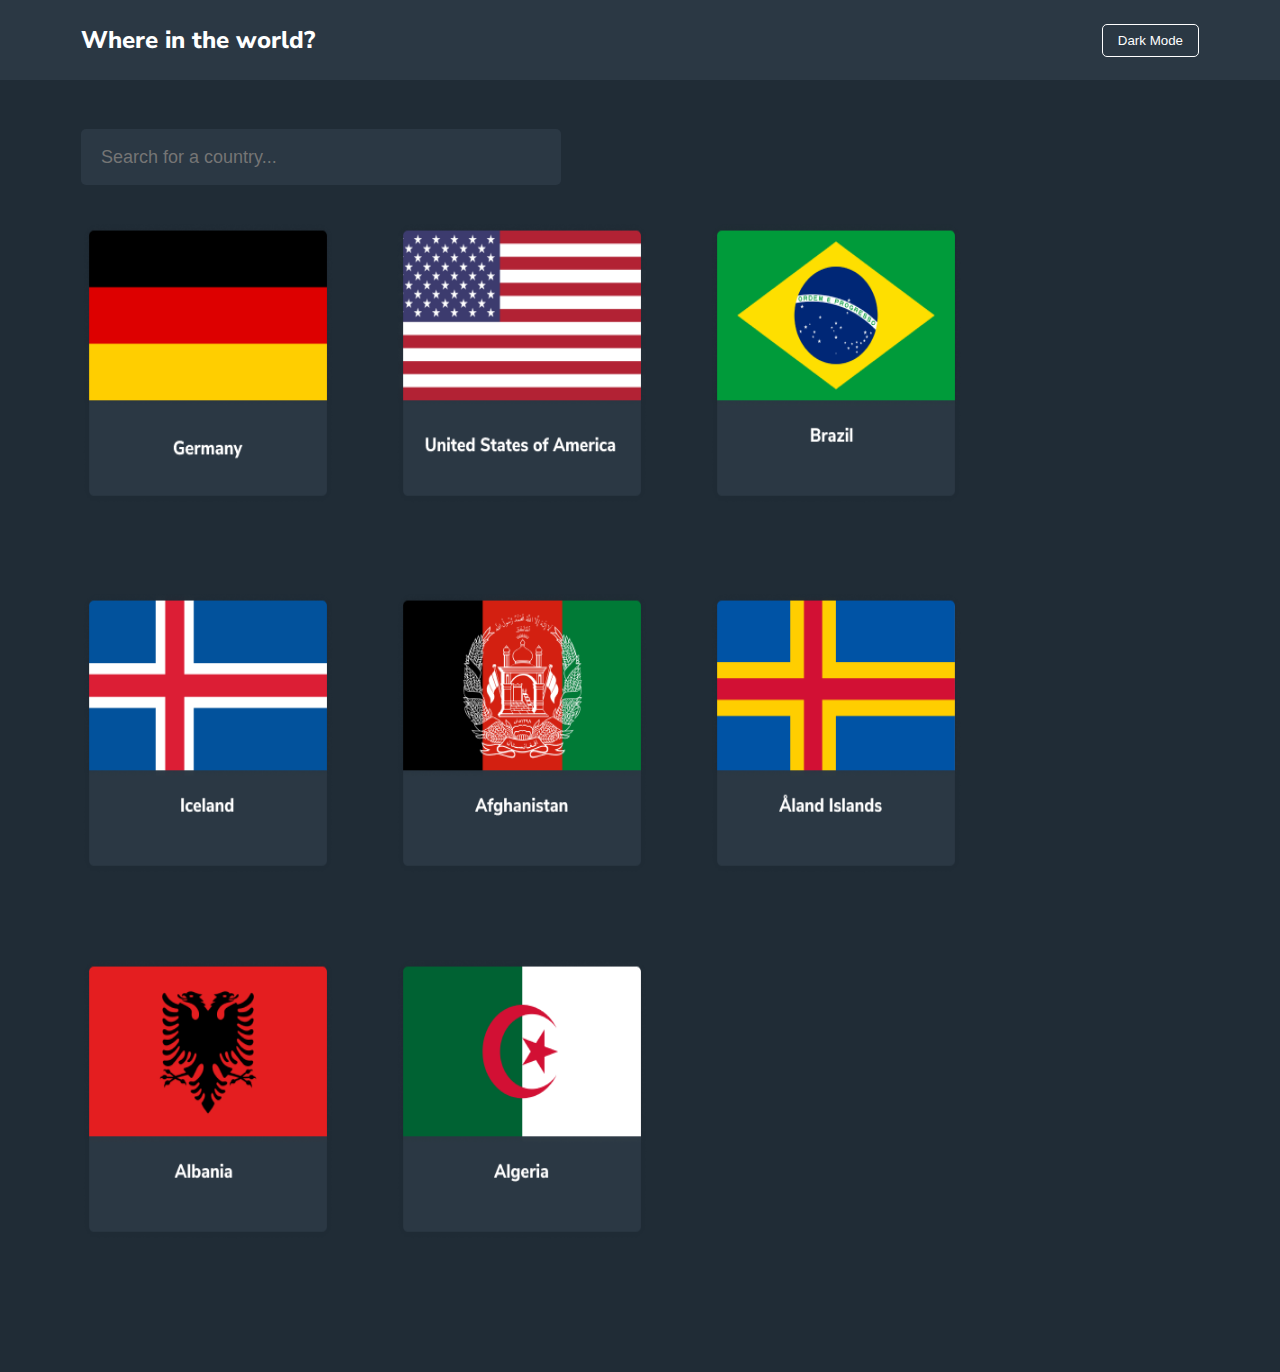
<file: index.html>
<!DOCTYPE html>
<html lang="en">
  <head>
    <meta charset="UTF-8" />
    <meta name="viewport" content="width=device-width, initial-scale=1.0" />
    <title>Document</title>
    <link rel="preconnect" href="https://fonts.googleapis.com" />
    <link rel="preconnect" href="https://fonts.gstatic.com" crossorigin />
    <link
      href="https://fonts.googleapis.com/css2?family=Nunito+Sans:ital,opsz,wght@0,6..12,200..1000;1,6..12,200..1000&display=swap"
      rel="stylesheet"
    />
    <link
      rel="stylesheet"
      href="https://cdnjs.cloudflare.com/ajax/libs/font-awesome/6.5.2/css/all.min.css"
      integrity="sha512-SnH5WK+bZxgPHs44uWIX+LLJAJ9/2PkPKZ5QiAj6Ta86w+fsb2TkcmfRyVX3pBnMFcV7oQPJkl9QevSCWr3W6A=="
      crossorigin="anonymous"
      referrerpolicy="no-referrer"
    />
    <link rel="stylesheet" href="./style.css" />
  </head>
  <body>
    <header class="container">
      <h2 class="logo">Where in the world?</h2>
      <button class="header-btn">
        <i class="fa-solid fa-moon"></i>
        Dark Mode
      </button>
    </header>

    <main class="container">
        <div class="search">
            <input placeholder="Search for a country..." class="search_input" type="text">
        </div>
        <section class="section-one" >
            <br><br>
            <div class="qator1">
                <a href="./germany.html"><img class="bayroq" src="./Group 13.png" alt=""></a>
                <a href="./USA.html"><img class="bayroq" src="./Group 14.png" alt=""></a>
                <a href="./Brazil.html"><img class="bayroq" src="./Group 15.png" alt=""></a>
                <img class="bayroq" src="./Group 16.png" alt="">
                <img class="bayroq" src="./Group 12.png" alt="">
                <img class="bayroq" src="./Group 11.png" alt="">
                <img class="bayroq" src="./Group 9 (1).png" alt="">
                <img class="bayroq" src="./Group 10.png" alt="">
            </div>
        </section>
    </main>


  </body>
</html>
</file>
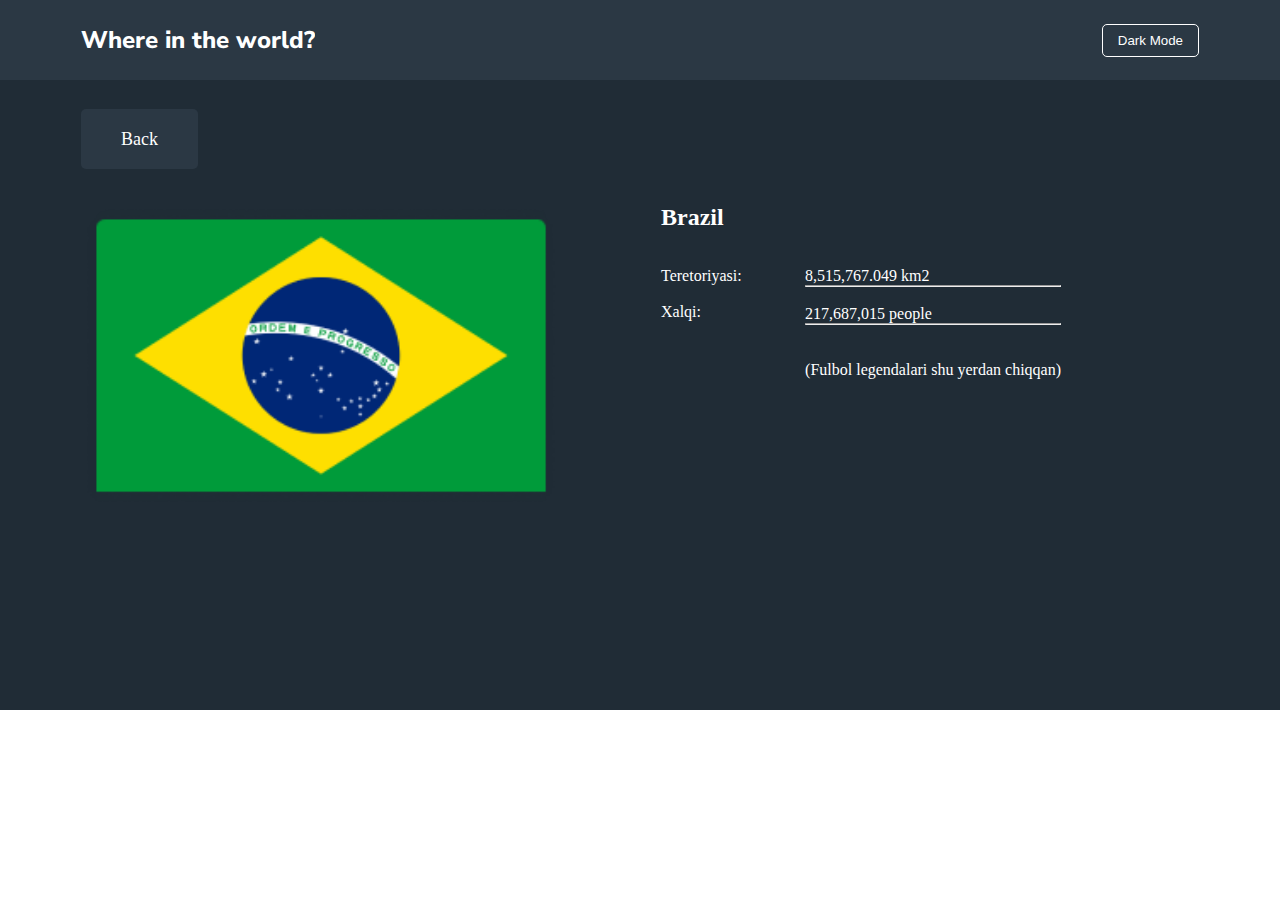
<file: Brazil.html>
<!DOCTYPE html>
<html lang="en">
<head>
    <meta charset="UTF-8">
    <meta name="viewport" content="width=device-width, initial-scale=1.0">
    <title>Document</title>
    <link rel="preconnect" href="https://fonts.googleapis.com" />
    <link rel="preconnect" href="https://fonts.gstatic.com" crossorigin />
    <link rel="stylesheet" href="./flag.css">
    <link rel="stylesheet" href="./style.css">
    <link
      href="https://fonts.googleapis.com/css2?family=Nunito+Sans:ital,opsz,wght@0,6..12,200..1000;1,6..12,200..1000&display=swap"
      rel="stylesheet"
    />
    <link
      rel="stylesheet"
      href="https://cdnjs.cloudflare.com/ajax/libs/font-awesome/6.5.2/css/all.min.css"
      integrity="sha512-SnH5WK+bZxgPHs44uWIX+LLJAJ9/2PkPKZ5QiAj6Ta86w+fsb2TkcmfRyVX3pBnMFcV7oQPJkl9QevSCWr3W6A=="
      crossorigin="anonymous"
      referrerpolicy="no-referrer"
    />
</head>
<body>
    <header class="container">
        <h2 class="logo">Where in the world?</h2>
        <button class="header-btn">
          <i class="fa-solid fa-moon"></i>
          Dark Mode
        </button>
      </header>
      <main class="container">
        <div class="search">
            <a class="back" href="./index.html"><i class="fa-solid fa-backward"></i> Back</a>
        </div>
        <br><br><br>
        <section class="osnova">
            <div class="rasm">
            <img class="germaniya" src="./Brazil.png" alt="">
            </div>
            <div class="haqida">
                <h2>Brazil</h2><br><br>
                <div class="tekst">
                    <div>
                        <p>Teretoriyasi:</p><br>
                        <p>Xalqi:</p>
                    </div>
                    <div>
                        <p>8,515,767.049 km2</p><hr><br>
                        <p>217,687,015 people</p><hr><br><br>
                        <p>(Fulbol legendalari shu yerdan chiqqan)</p>
                    </div>
                </div>
                <div>
            </div>
        </section>
    </main>
</body>
</html>
</file>
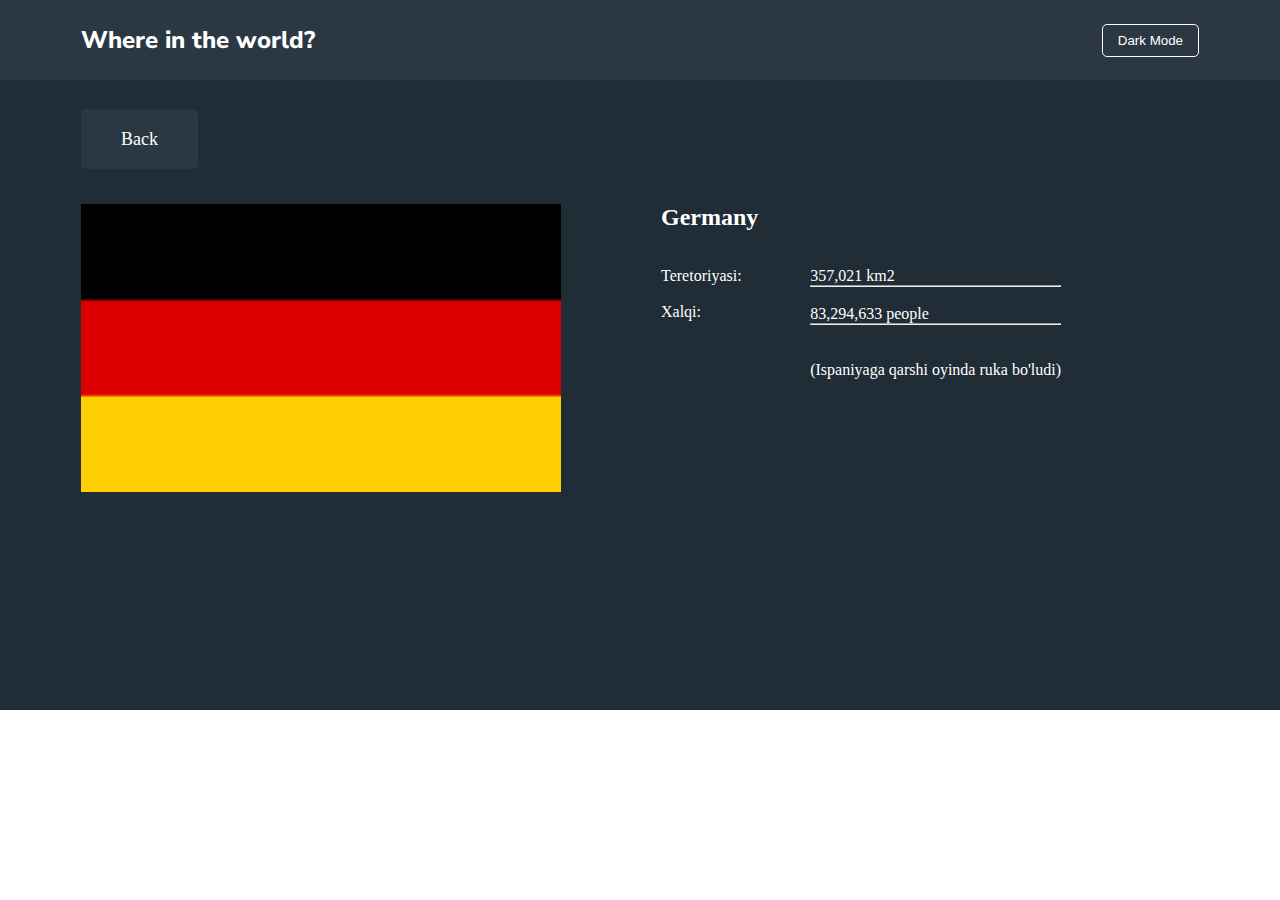
<file: germany.html>
<!DOCTYPE html>
<html lang="en">
<head>
    <meta charset="UTF-8">
    <meta name="viewport" content="width=device-width, initial-scale=1.0">
    <title>Document</title>
    <link rel="preconnect" href="https://fonts.googleapis.com" />
    <link rel="preconnect" href="https://fonts.gstatic.com" crossorigin />
    <link rel="stylesheet" href="./flag.css">
    <link rel="stylesheet" href="./style.css">
    <link
      href="https://fonts.googleapis.com/css2?family=Nunito+Sans:ital,opsz,wght@0,6..12,200..1000;1,6..12,200..1000&display=swap"
      rel="stylesheet"
    />
    <link
      rel="stylesheet"
      href="https://cdnjs.cloudflare.com/ajax/libs/font-awesome/6.5.2/css/all.min.css"
      integrity="sha512-SnH5WK+bZxgPHs44uWIX+LLJAJ9/2PkPKZ5QiAj6Ta86w+fsb2TkcmfRyVX3pBnMFcV7oQPJkl9QevSCWr3W6A=="
      crossorigin="anonymous"
      referrerpolicy="no-referrer"
    />
</head>
<body>
    <header class="container">
        <h2 class="logo">Where in the world?</h2>
        <button class="header-btn">
          <i class="fa-solid fa-moon"></i>
          Dark Mode
        </button>
      </header>
      <main class="container">
        <div class="search">
            <a class="back" href="./index.html"><i class="fa-solid fa-backward"></i> Back</a>
        </div>
        <br><br><br>
        <section class="osnova">
            <div class="rasm">
            <img class="germaniya" src="./germaniya.png" alt="">
            </div>
            <div class="haqida">
                <h2>Germany</h2><br><br>
                <div class="tekst">
                    <div>
                        <p>Teretoriyasi:</p><br>
                        <p>Xalqi:</p>
                    </div>
                    <div>
                        <p>357,021 km2</p><hr><br>
                        <p>83,294,633 people</p><hr><br><br>
                        <p>(Ispaniyaga qarshi oyinda ruka bo'ludi)</p>
                    </div>
                </div>
                <div>
            </div>
        </section>
    </main>
</body>
</html>
</file>
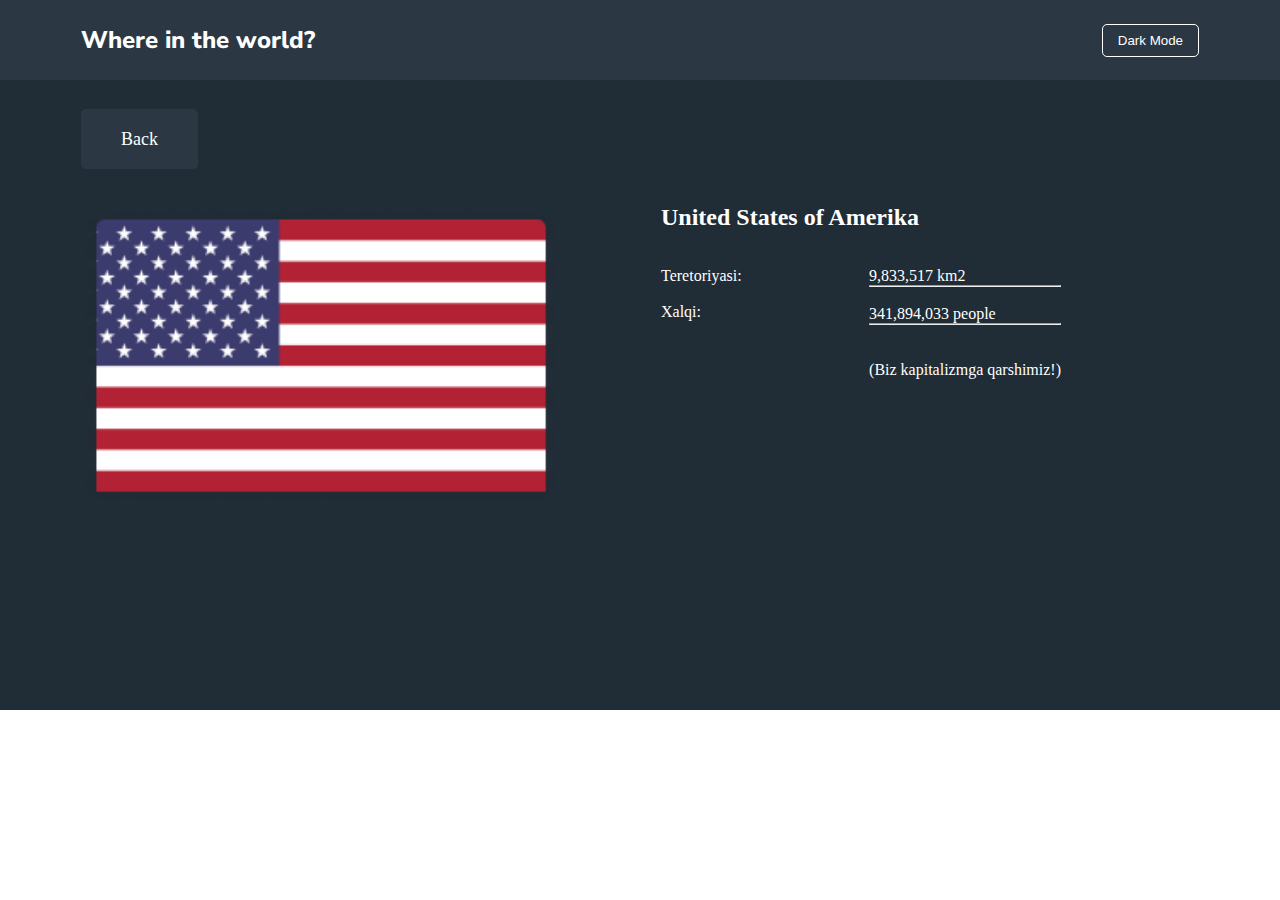
<file: USA.html>
<!DOCTYPE html>
<html lang="en">
<head>
    <meta charset="UTF-8">
    <meta name="viewport" content="width=device-width, initial-scale=1.0">
    <title>Document</title>
    <link rel="preconnect" href="https://fonts.googleapis.com" />
    <link rel="preconnect" href="https://fonts.gstatic.com" crossorigin />
    <link rel="stylesheet" href="./flag.css">
    <link rel="stylesheet" href="./style.css">
    <link
      href="https://fonts.googleapis.com/css2?family=Nunito+Sans:ital,opsz,wght@0,6..12,200..1000;1,6..12,200..1000&display=swap"
      rel="stylesheet"
    />
    <link
      rel="stylesheet"
      href="https://cdnjs.cloudflare.com/ajax/libs/font-awesome/6.5.2/css/all.min.css"
      integrity="sha512-SnH5WK+bZxgPHs44uWIX+LLJAJ9/2PkPKZ5QiAj6Ta86w+fsb2TkcmfRyVX3pBnMFcV7oQPJkl9QevSCWr3W6A=="
      crossorigin="anonymous"
      referrerpolicy="no-referrer"
    />
</head>
<body>
    <header class="container">
        <h2 class="logo">Where in the world?</h2>
        <button class="header-btn">
          <i class="fa-solid fa-moon"></i>
          Dark Mode
        </button>
      </header>
      <main class="container">
        <div class="search">
            <a class="back" href="./index.html"><i class="fa-solid fa-backward"></i> Back</a>
        </div>
        <br><br><br>
        <section class="osnova">
            <div class="rasm">
            <img class="germaniya" src="./USA.png" alt="">
            </div>
            <div class="haqida">
                <h2>United States of Amerika</h2><br><br>
                <div class="tekst">
                    <div>
                        <p>Teretoriyasi:</p><br>
                        <p>Xalqi:</p>
                    </div>
                    <div>
                        <p>9,833,517 km2</p><hr><br>
                        <p>341,894,033 people</p><hr><br><br>
                        <p>(Biz kapitalizmga qarshimiz!)</p>
                    </div>
                </div>
                <div>
            </div>
        </section>
    </main>
</body>
</html>
</file>
<file: style.css>
* {
    margin: 0;
    padding: 0;
    box-sizing: border-box;
  }
  
  .container {
    max-width: 1440px;
    margin: 0 auto;
  }
  header {
    background: #2b3844;
    display: flex;
    justify-content: space-between;
    padding: 0 81px;
    height: 80px;
    align-items: center;
    color: white;
  }
  
  .header-btn {
    background: none;
    border: 1px solid white;
    padding: 8px 15px;
    color: white;
    border-radius: 5px;
    transition: 0.3s;
  }
  .header-btn:active {
    transform: scale(0.9);
    opacity: 0.5;
    color: rgb(254, 229, 4);
  }
  
  .logo {
    font-family: Nunito Sans;
    font-size: 24px;
    font-weight: 800;
    line-height: 32.74px;
    text-align: left;
  }
  
  main{
    background-color: #202C36;
    min-height: 70vh;
    padding: 49px 81px;
  }
  .search_input{
    background-color: #2B3844;
    color: white;
    width: 480px;
    height: 56px;
    padding: 0 20px;
    font-size: 18px;
    outline: none;
    border: none;
    border-radius: 5px;
  }
  .qator1{
display: flex;
flex-wrap: wrap;
  }
  .qator2{
display: flex;
flex-wrap: wrap;
  }
  .bayroq{
    width: 254px;
height: 366px;
margin-right: 60px;
  }
  @media (max-width:758px){
    header{
        padding: 0 20px;
    }
    .logo{
        font-size: 20px;
    }
    .header-btn {
        padding: 5px 12px;
    }
    .search_input{
      width: 80%;
    }
    main{
      padding: 32px 18px;
    }

}
@media(max-width:756px){
  .qator1{
    display: flex;
    flex-wrap: wrap;
    justify-content: center;
  }
}

  @media (max-width:576px){
      header{
          padding: 0 16px;
      }
      .logo{
          font-size: 18px;
      }
      .header-btn {
          padding: 3px 10px;
      }
      .search_input{
        width: 90%;
      }
      main{
        padding: 30px 16px;
      }
      .bayroq{
        width: 294px;
    height: 416px;
    margin-right: 80px;
      }
      .qator1{
        display: flex;
        flex-wrap: wrap;
        justify-content: center;
      }
  }
  @media (max-width:295px){
    .bayroq{
width: 80%;
height: 216px;
    }
    .qator1{
      display: flex;
      flex-wrap: wrap;
      justify-content: center;
    }
  }
</file>
<file: flag.css>
.back{
    background-color: #2B3844;
    color: white;
    width: 480px;
    height: 56px;
    padding: 20px 40px;
    font-size: 18px;
    outline: none;
    border: none;
    border-radius: 5px;
    text-decoration: none;
}
.tekst{
    display: flex;
    justify-content: space-between;
    width: 400px;
}
.osnova{
    display: flex;
}
.haqida{
    margin-left: 100px;
color: white;
}
.germaniya{
    width: 480px;
}
@media (max-width:776px){
.germaniya{
    width: 280px;
}
.haqida{
    margin-left: 30px;
}
.tekst{
    width: 300px;
}
.back{
    width: 280px;
    height: 36px;
    padding: 10px 20px;
}
.osnova{
    display: inline;
}
}
@media (max-width:576px){
    .germaniya{
        width: 200px;
    }
    .haqida{
        margin-left: 20px;
    }
    .tekst{
        width: 250px;
    }
    .back{
        width: 250px;
        height: 32px;
        padding: 8px 16px;
    }
    .osnova{
        display: inline;
    }
    }
</file>
